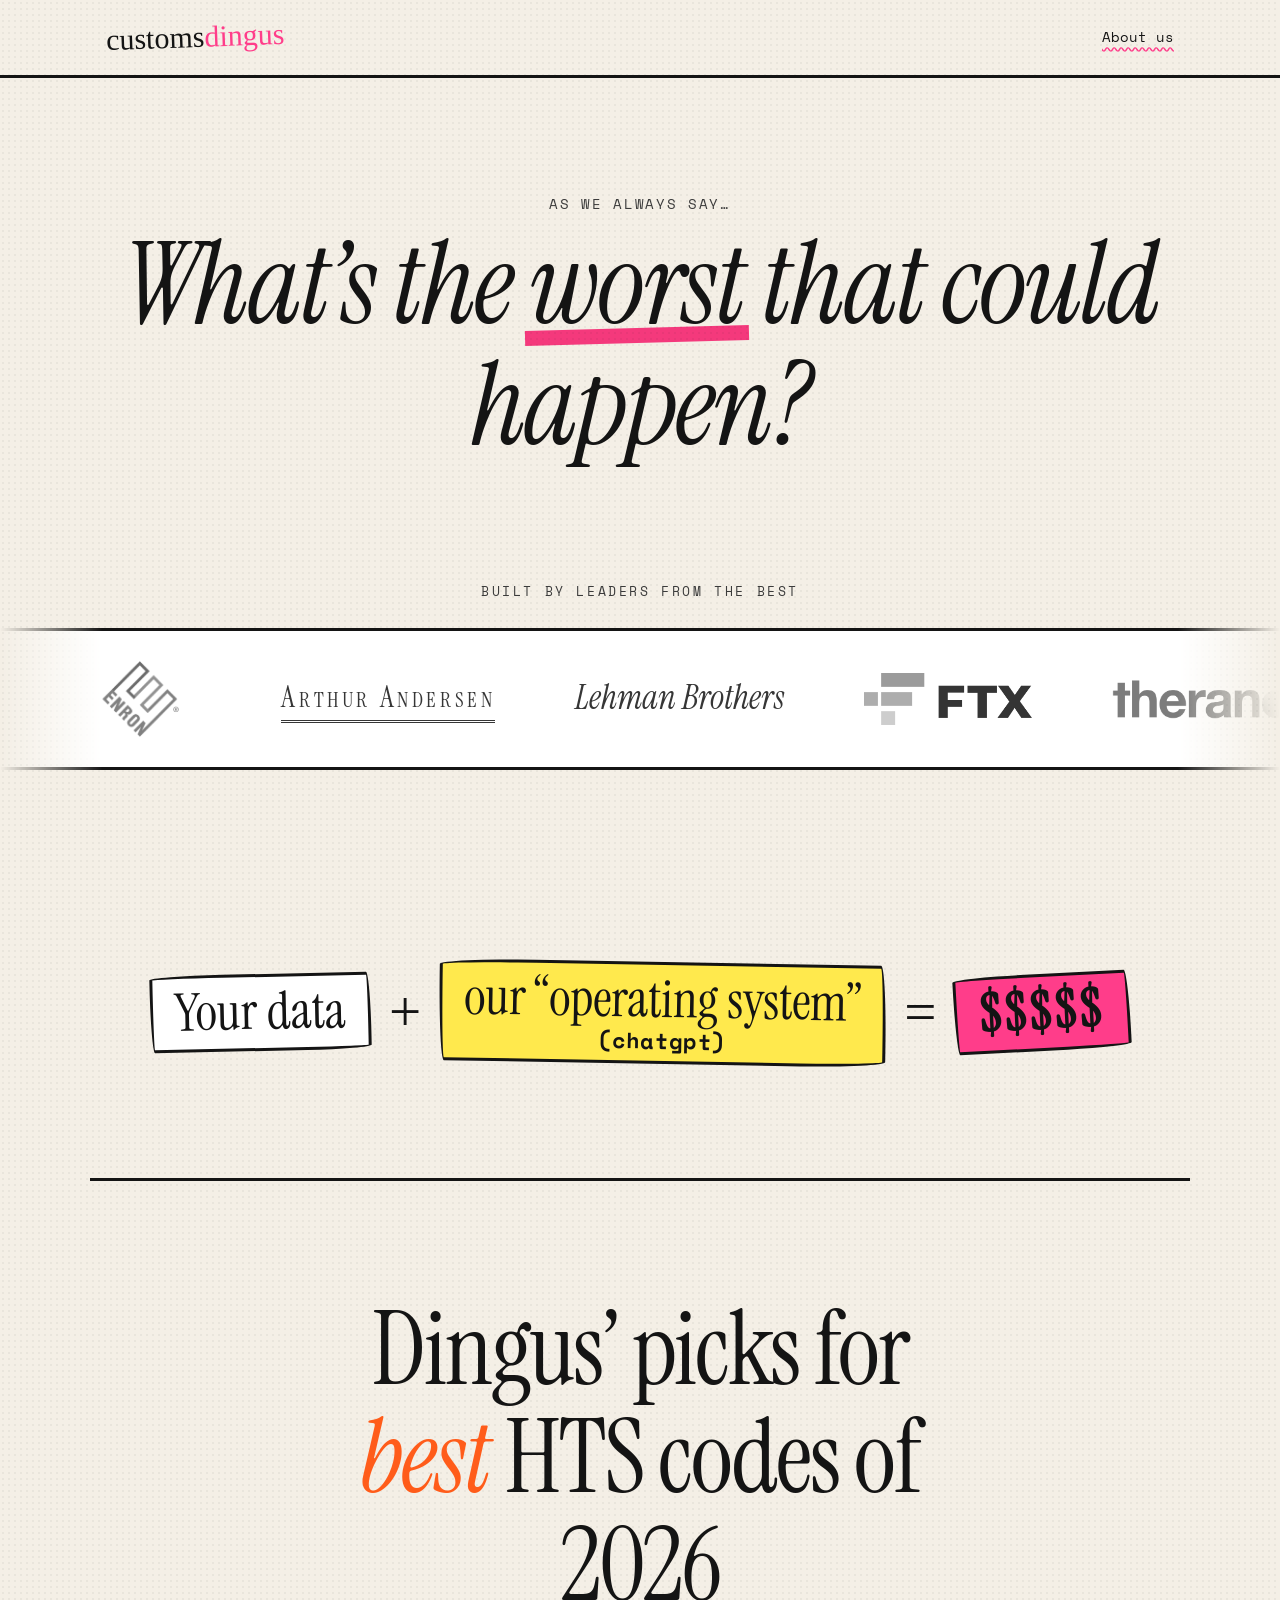
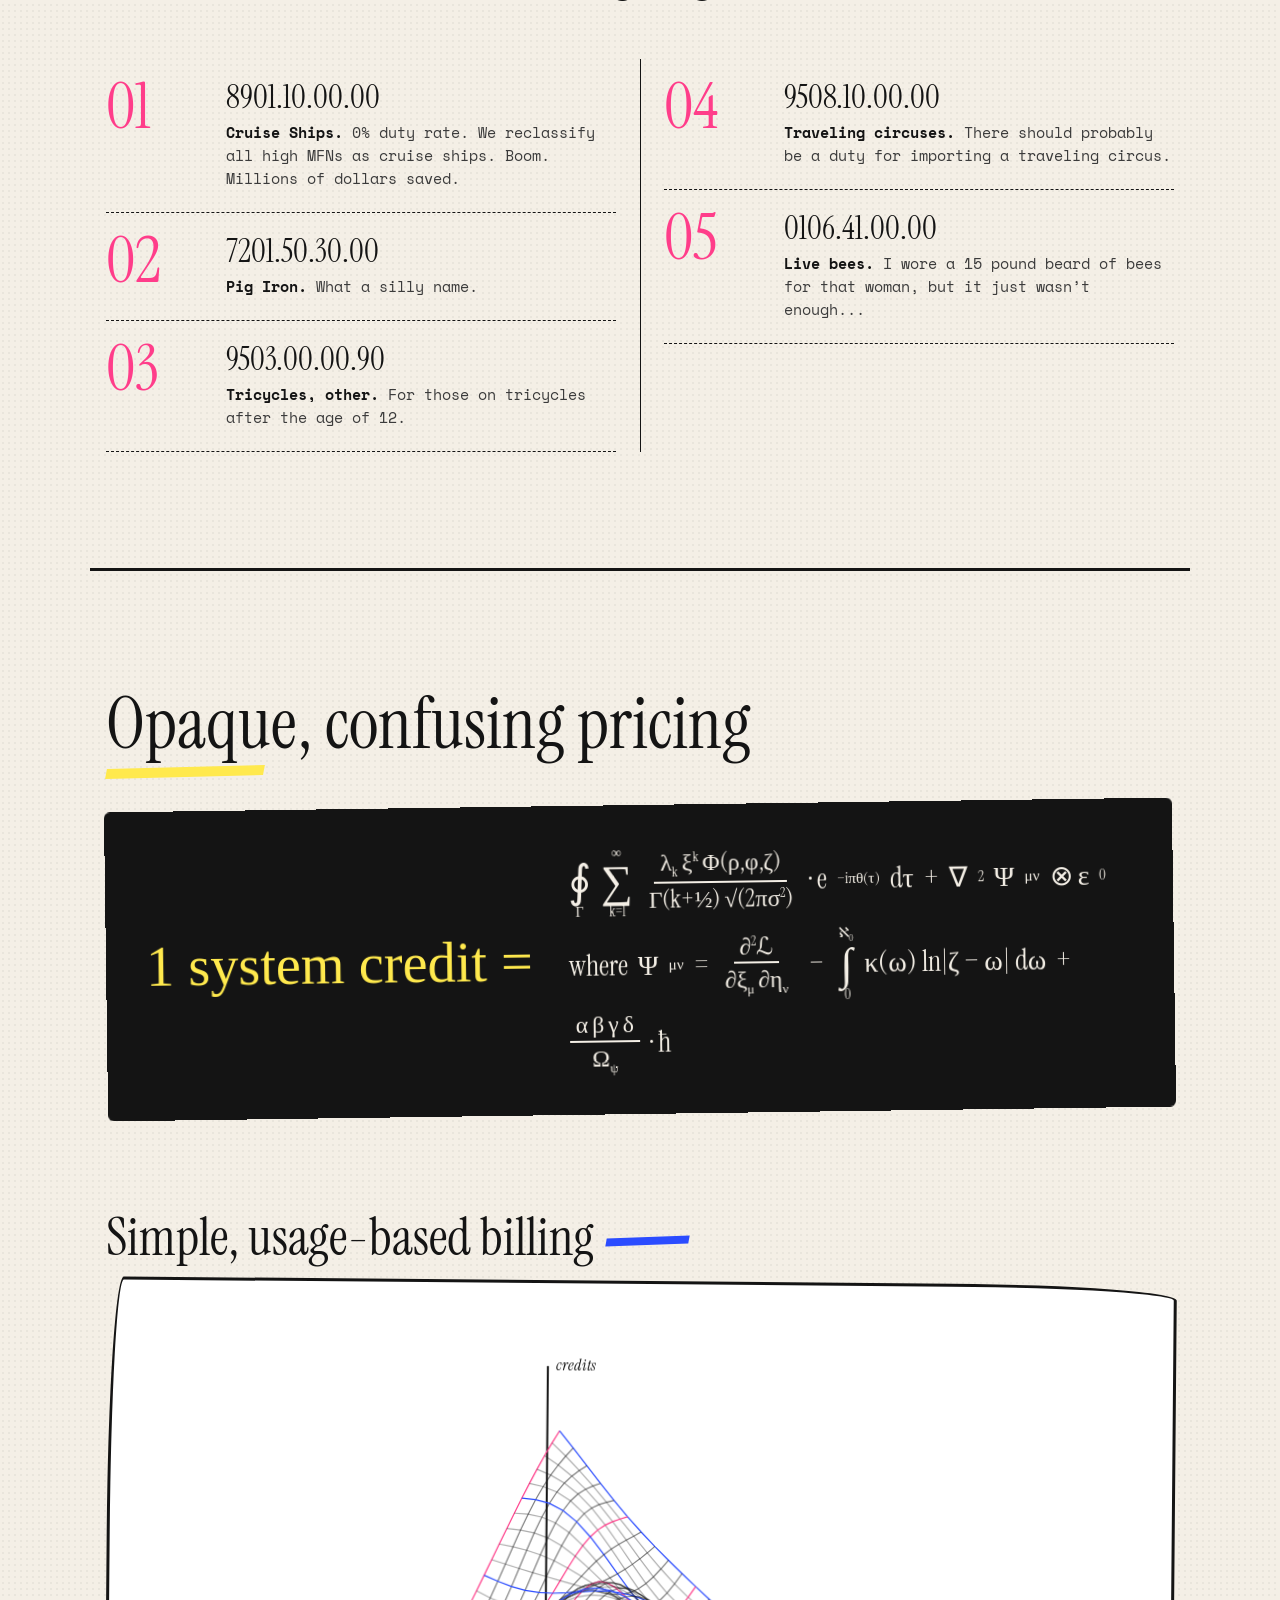
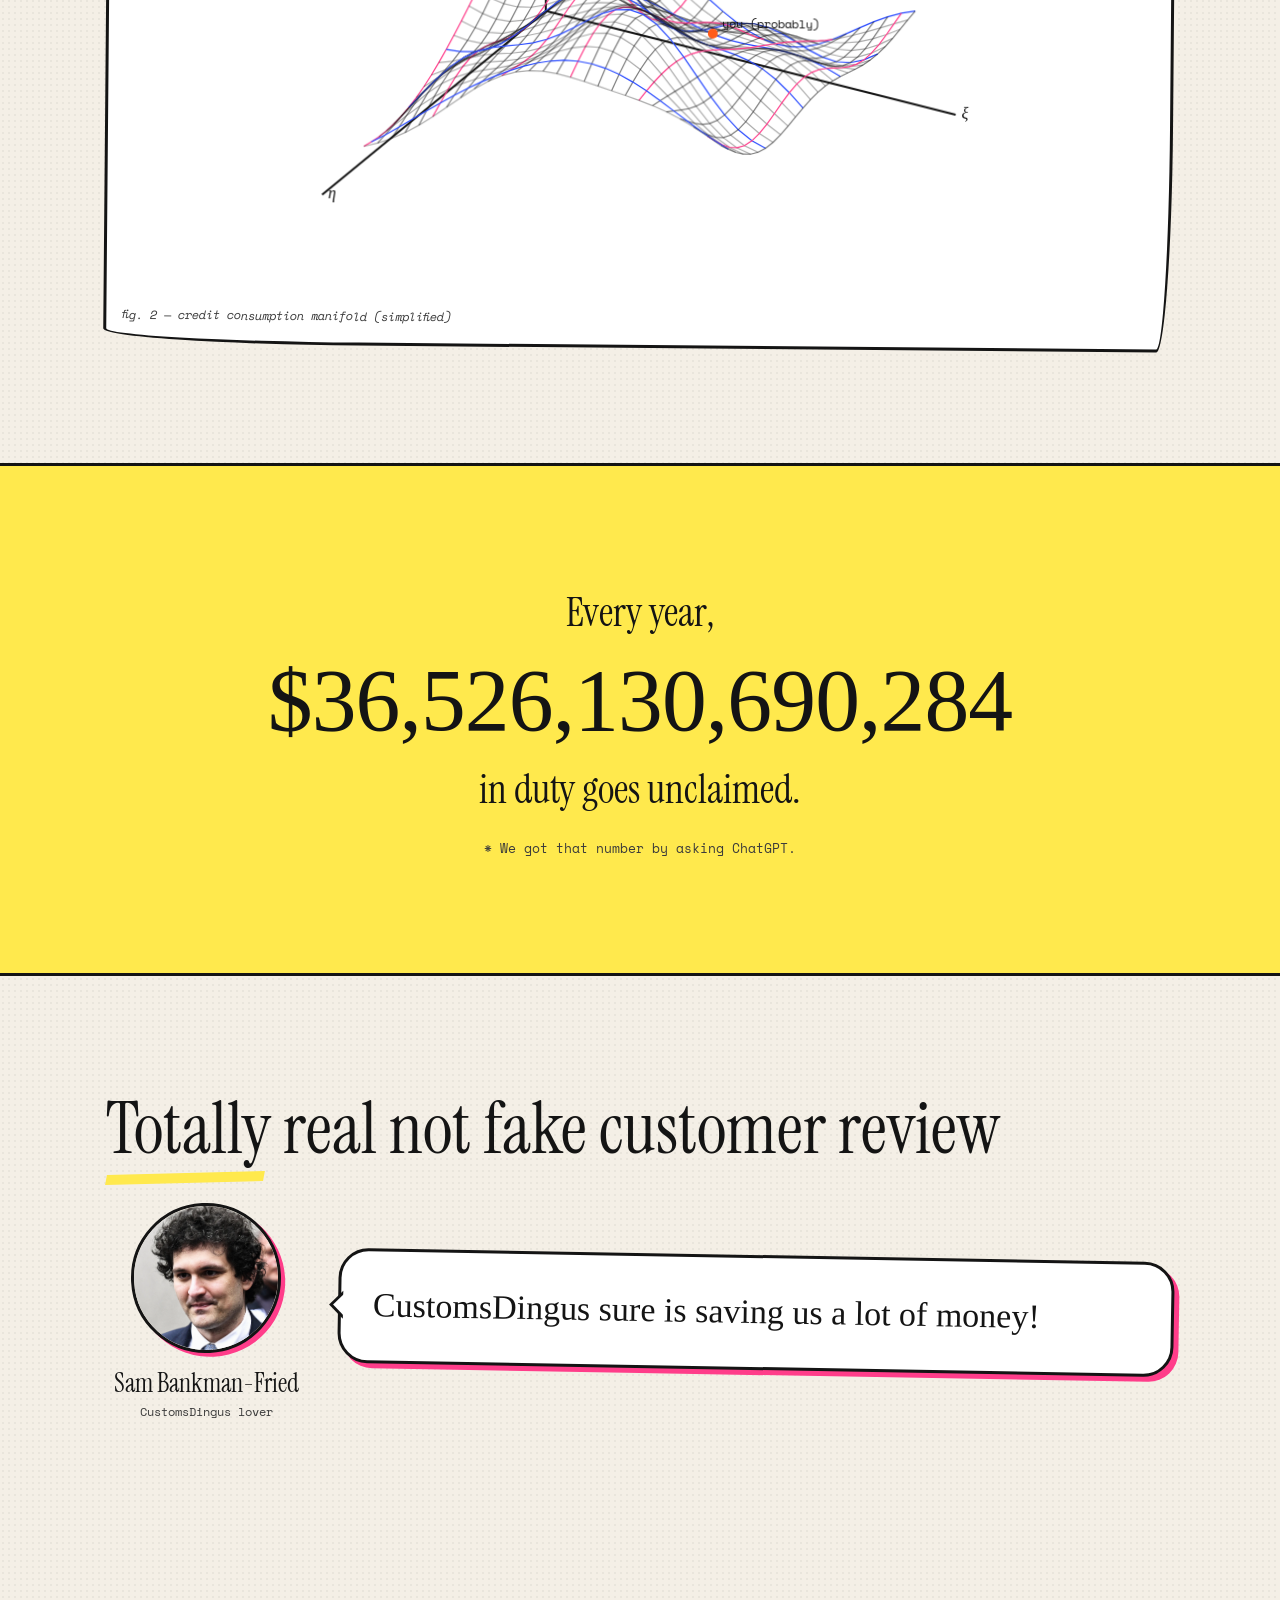
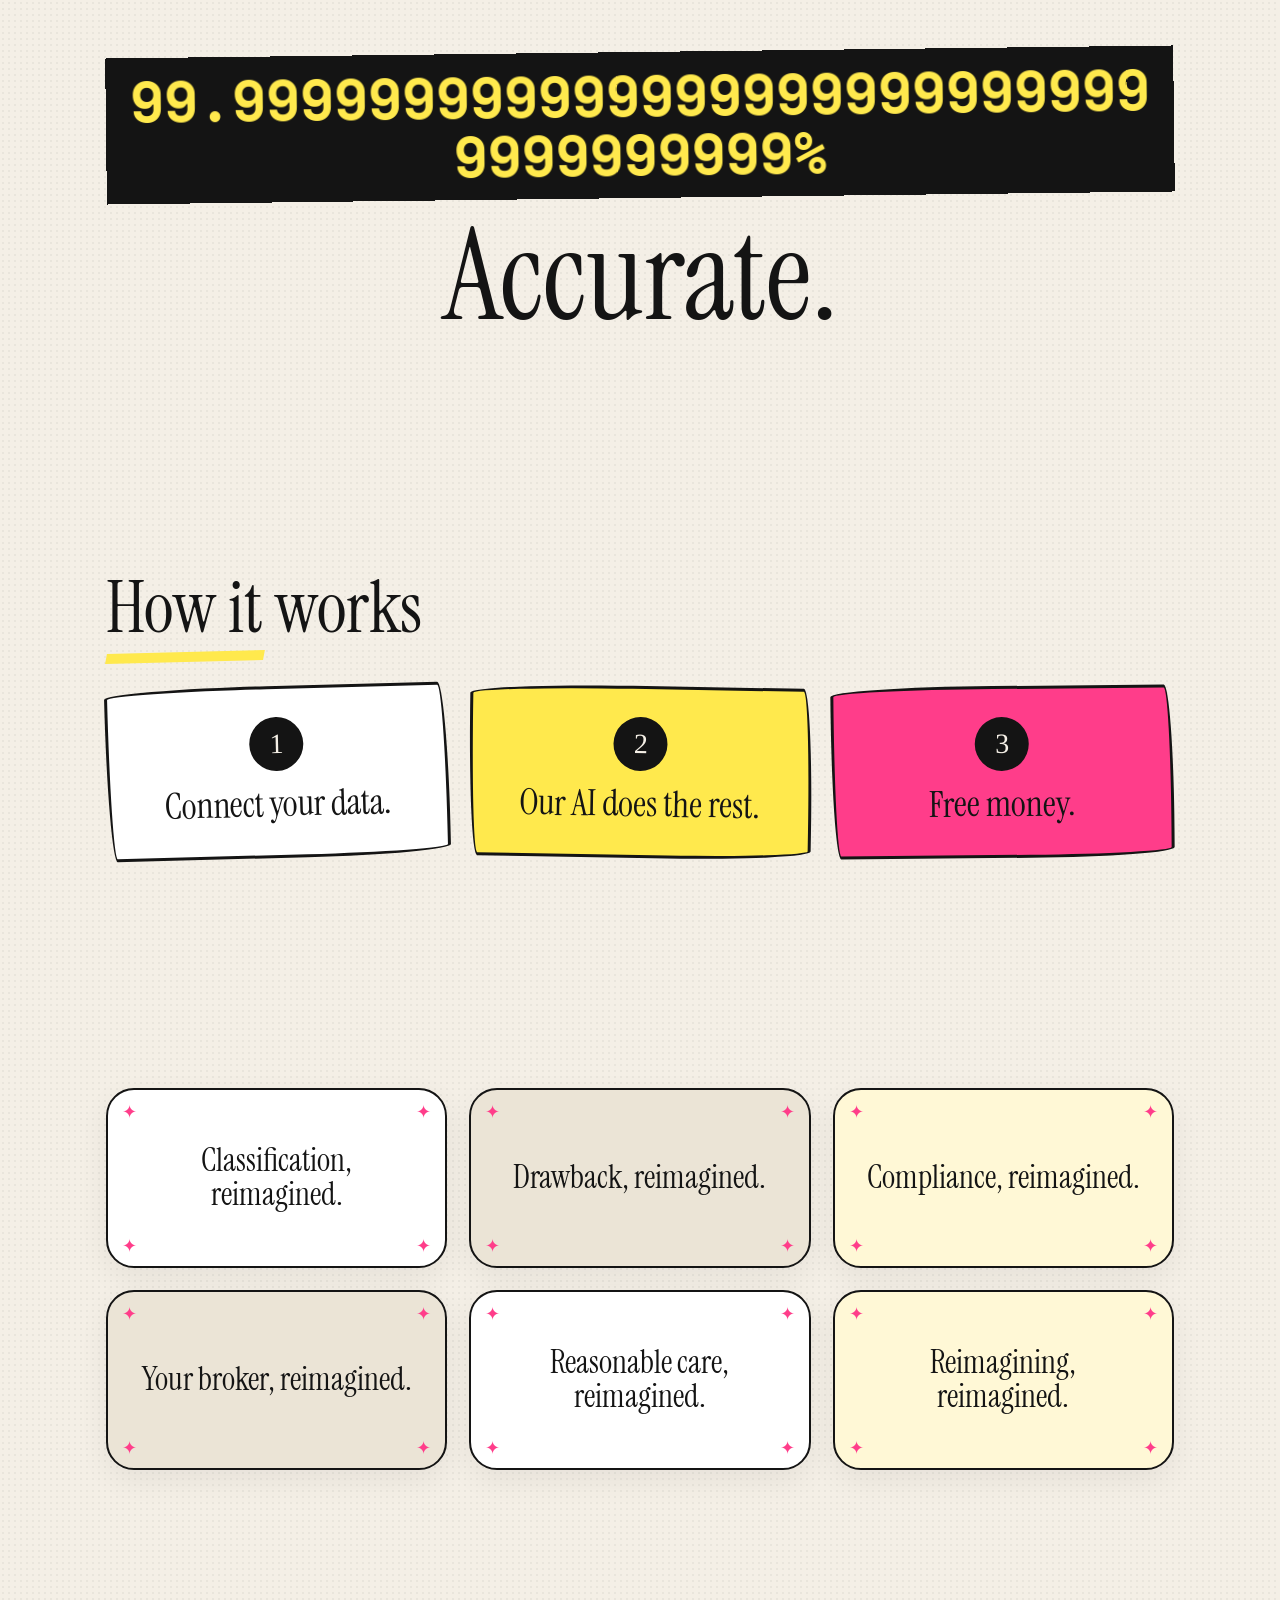
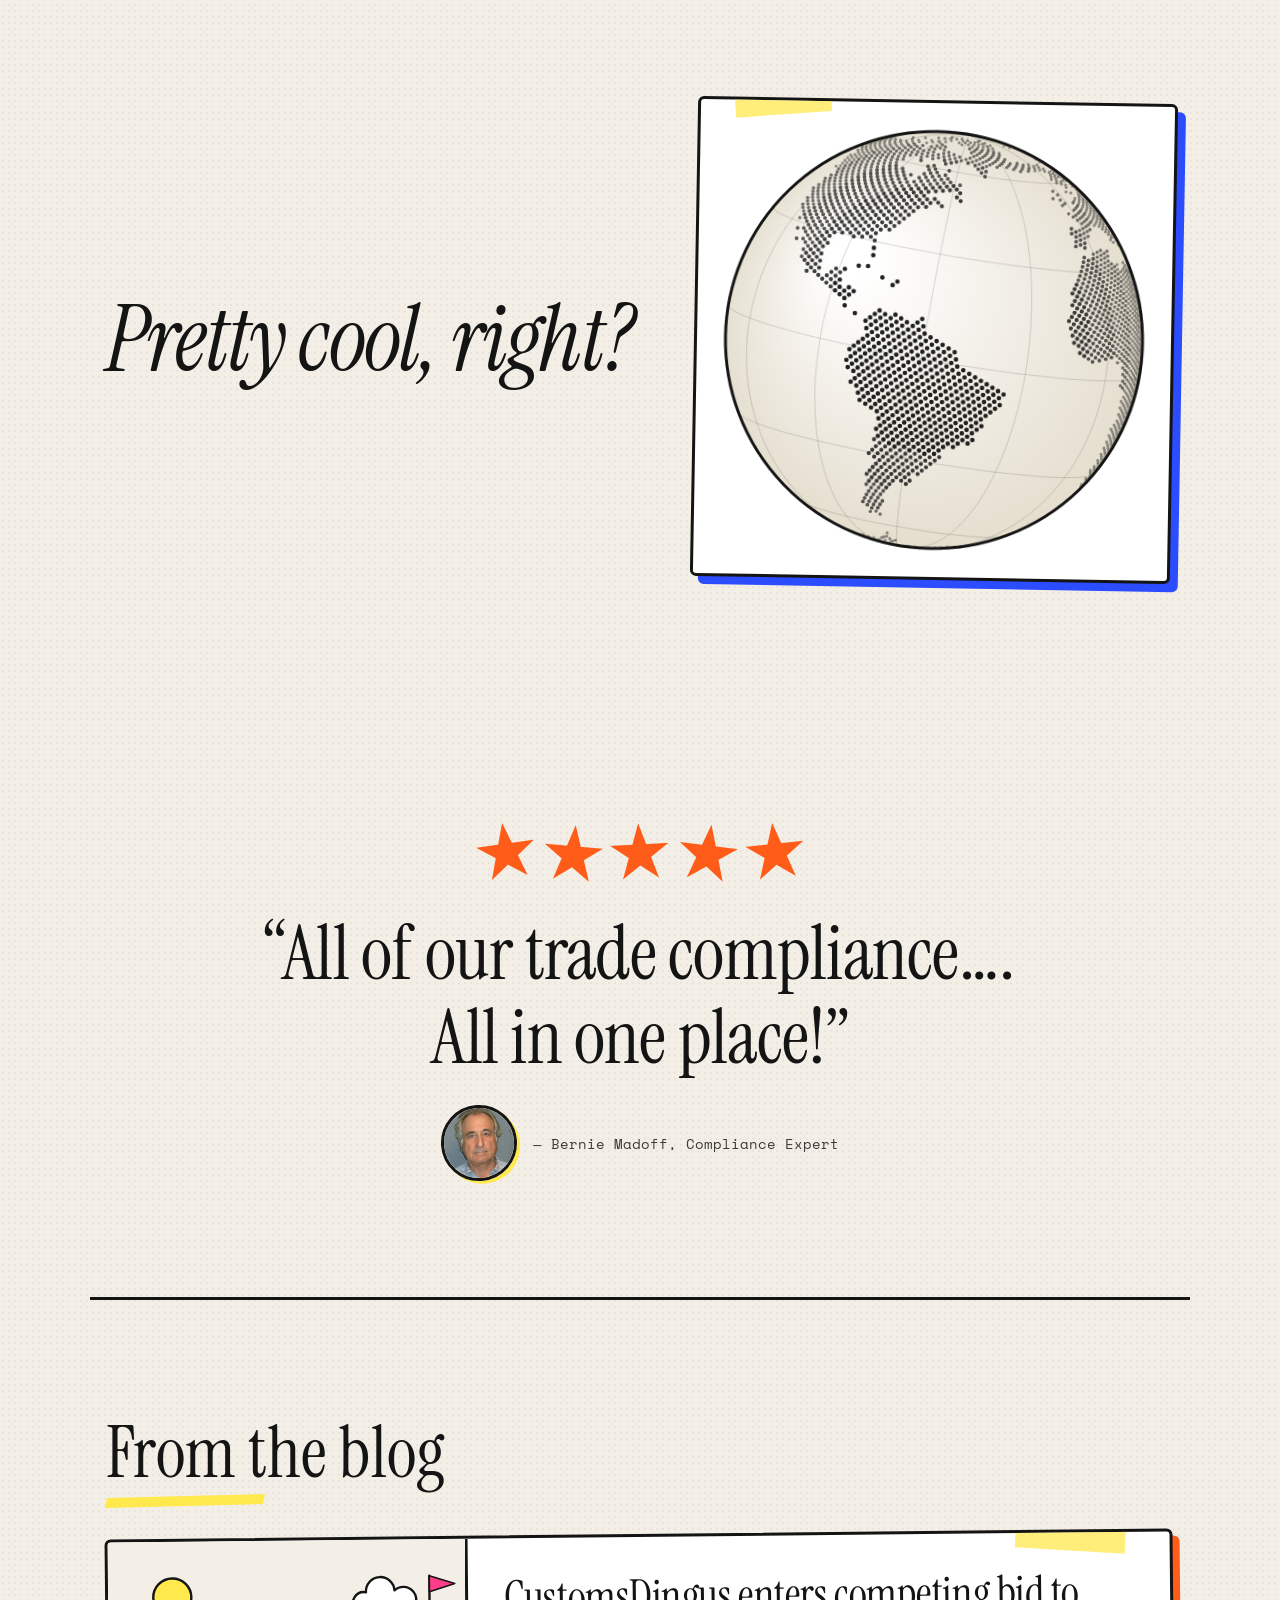
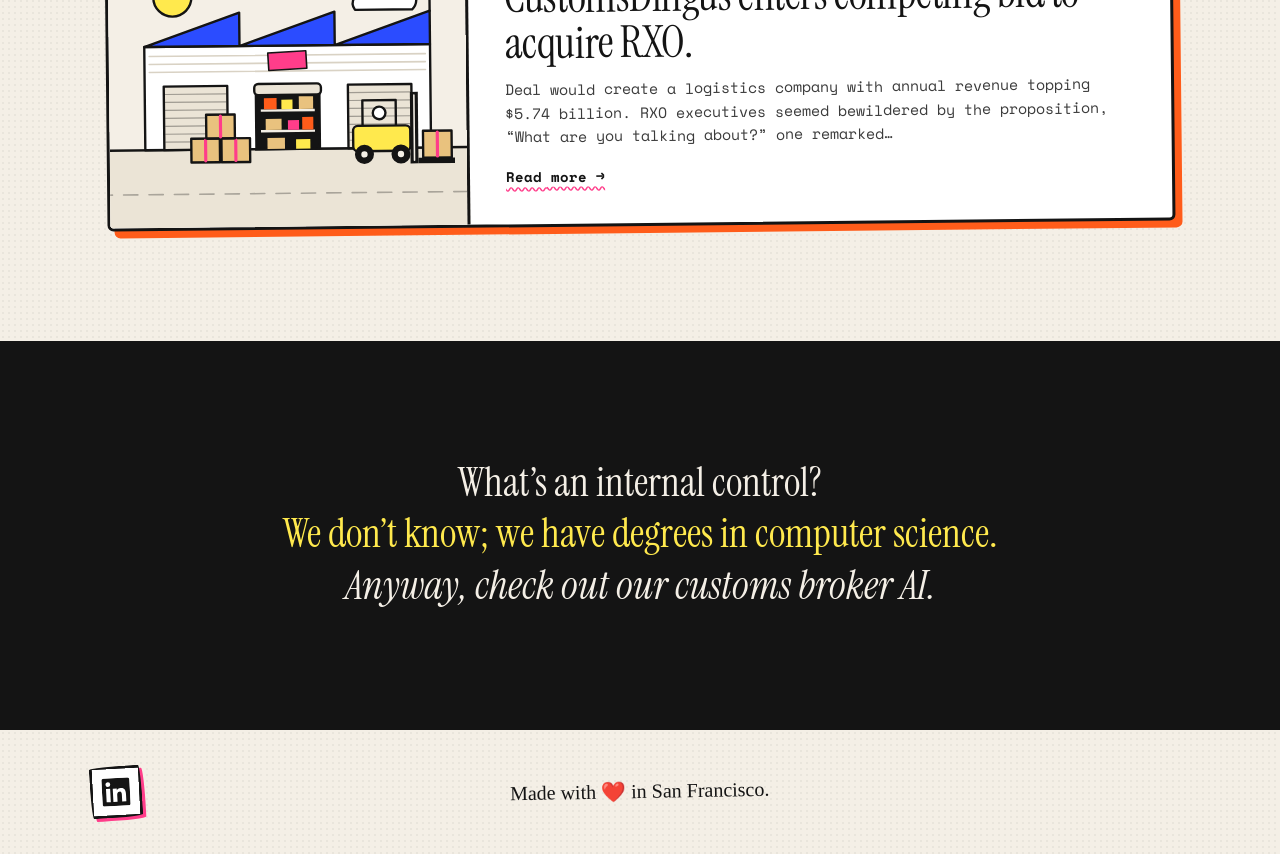
<file: index.html>
<!doctype html>
<html lang="en">
<head>
  <meta charset="utf-8">
  <meta name="viewport" content="width=device-width, initial-scale=1">
  <title>customsdingus</title>
  <meta name="description" content="[META DESCRIPTION]">
  <link rel="preconnect" href="https://fonts.googleapis.com">
  <link rel="preconnect" href="https://fonts.gstatic.com" crossorigin>
  <link href="https://fonts.googleapis.com/css2?family=Instrument+Serif:ital@0;1&family=Permanent+Marker&family=Space+Mono:ital,wght@0,400;0,700;1,400&display=swap" rel="stylesheet">
  <link rel="stylesheet" href="css/style.css">
</head>
<body>

  <!-- masthead -->
  <header class="masthead">
    <div class="masthead-inner">
      <a class="wordmark" href="index.html">customs<span>dingus</span></a>
      <nav class="nav">
        <a href="about.html">About us</a>
      </nav>
    </div>
  </header>

  <main>

    <!-- ===== as we always say ===== -->
    <section class="sec sec--motto">
      <p class="motto-small">As we always say&hellip;</p>
      <h2 class="motto-big">What&rsquo;s the <span class="u">worst</span> that could happen?</h2>
    </section>

    <!-- ===== carousel ===== -->
    <section class="sec sec--logos">
      <p class="logos-title">Built by leaders from the best</p>
      <div class="marquee" aria-label="Company logos">
        <div class="marquee-track">
          <span class="logo logo--img logo--enron"><img src="img/enron.png" alt="Enron"></span>
          <span class="logo logo--aa">Arthur Andersen</span>
          <span class="logo logo--lehman">Lehman Brothers</span>
          <span class="logo logo--img logo--ftx"><img src="img/ftx.webp" alt="FTX"></span>
          <span class="logo logo--img logo--theranos"><img src="img/theranos.webp" alt="Theranos"></span>
          <span class="logo logo--img logo--titanic"><img src="img/titanic.jpg" alt="RMS Titanic, Inc."></span>
          <span class="logo logo--img logo--fyre"><img src="img/fyrefest.png" alt="Fyre Festival"></span>
          <span class="logo logo--img logo--madoff"><img src="img/madoff.avif" alt="Bernard L. Madoff Investment Securities LLC"></span>
          <!-- dup for loop -->
          <span class="logo logo--img logo--enron" aria-hidden="true"><img src="img/enron.png" alt=""></span>
          <span class="logo logo--aa" aria-hidden="true">Arthur Andersen</span>
          <span class="logo logo--lehman" aria-hidden="true">Lehman Brothers</span>
          <span class="logo logo--img logo--ftx" aria-hidden="true"><img src="img/ftx.webp" alt=""></span>
          <span class="logo logo--img logo--theranos" aria-hidden="true"><img src="img/theranos.webp" alt=""></span>
          <span class="logo logo--img logo--titanic" aria-hidden="true"><img src="img/titanic.jpg" alt=""></span>
          <span class="logo logo--img logo--fyre" aria-hidden="true"><img src="img/fyrefest.png" alt=""></span>
          <span class="logo logo--img logo--madoff" aria-hidden="true"><img src="img/madoff.avif" alt=""></span>
        </div>
      </div>
    </section>

    <!-- ===== the equation ===== -->
    <section class="sec sec--wrapper">
      <h2 class="equation">
        <span class="eq-box">Your data</span>
        <span class="eq-op">+</span>
        <span class="eq-box eq-box--os">our &ldquo;operating system&rdquo; <small>(chatgpt)</small></span>
        <span class="eq-op">=</span>
        <span class="eq-box eq-box--money">$$$$$</span>
      </h2>
    </section>

    <!-- ===== dingus' picks ===== -->
    <section class="sec sec--mag">
      <div class="mag-head">
        <h2 class="mag-title">Dingus&rsquo; picks for <em>best</em> HTS codes of 2026</h2>
      </div>
      <ol class="mag-list">
        <li>
          <span class="mag-num">01</span>
          <div>
            <h3>8901.10.00.00</h3>
            <p><b>Cruise Ships.</b> 0% duty rate. We reclassify all high MFNs as cruise ships. Boom. Millions of dollars saved.</p>
          </div>
        </li>
        <li>
          <span class="mag-num">02</span>
          <div>
            <h3>7201.50.30.00</h3>
            <p><b>Pig Iron.</b> What a silly name.</p>
          </div>
        </li>
        <li>
          <span class="mag-num">03</span>
          <div>
            <h3>9503.00.00.90</h3>
            <p><b>Tricycles, other.</b> For those on tricycles after the age of 12.</p>
          </div>
        </li>
        <li>
          <span class="mag-num">04</span>
          <div>
            <h3>9508.10.00.00</h3>
            <p><b>Traveling circuses.</b> There should probably be a duty for importing a traveling circus.</p>
          </div>
        </li>
        <li>
          <span class="mag-num">05</span>
          <div>
            <h3>0106.41.00.00</h3>
            <p><b>Live bees.</b> I wore a 15 pound beard of bees for that woman, but it just wasn&rsquo;t enough...</p>
          </div>
        </li>
      </ol>
    </section>

    <!-- ===== pricing ===== -->
    <section class="sec sec--pricing">
      <h2 class="sec-title">Opaque, confusing pricing</h2>

      <div class="math-card">
        <div class="credit-lhs">1 system credit =</div>
        <div class="math">
          <div class="math-line">
            <span class="lim"><sup>&nbsp;</sup><span class="m-big">∮</span><sub>Γ</sub></span>
            <span class="lim"><sup>∞</sup><span class="m-big">∑</span><sub>k=1</sub></span>
            <span class="frac"><span>λ<sub>k</sub> ξ<sup>k</sup> Φ(ρ,φ,ζ)</span><span>Γ(k+½) √(2πσ<sup>2</sup>)</span></span>
            &middot; e<sup>−iπθ(τ)</sup> dτ
            &nbsp;+&nbsp; ∇<sup>2</sup>Ψ<sub>μν</sub> ⊗ ε<sub>0</sub>
          </div>
          <div class="math-line">
            where&nbsp; Ψ<sub>μν</sub> = <span class="frac"><span>∂<sup>2</sup>ℒ</span><span>∂ξ<sub>μ</sub> ∂η<sub>ν</sub></span></span>
            &nbsp;−&nbsp; <span class="lim"><sup>ℵ<sub>0</sub></sup><span class="m-big">∫</span><sub>0</sub></span> κ(ω) ln|ζ − ω| dω
            &nbsp;+&nbsp; <span class="frac"><span>α β γ δ</span><span>Ω<sub>ψ</sub></span></span> · ħ
          </div>
        </div>
      </div>

      <h3 class="billing-title">Simple, usage-based billing</h3>
      <figure class="graph">
        <canvas id="credit-surface" width="900" height="520" aria-label="Three-dimensional credit consumption manifold"></canvas>
        <figcaption>fig. 2 &mdash; credit consumption manifold (simplified)</figcaption>
      </figure>
    </section>

    <!-- ===== $40 trillion ===== -->
    <section class="sec sec--stat">
      <p class="stat-lead">Every year,</p>
      <p class="stat-num"><span class="stat-value" id="duty-counter" data-target="40000000000000">$0</span></p>
      <p class="stat-lead">in duty goes unclaimed.</p>
      <p class="stat-src">We got that number by asking ChatGPT.</p>
    </section>

    <!-- ===== review ===== -->
    <section class="sec sec--review">
      <h2 class="sec-title">Totally real not fake customer review</h2>
      <div class="review">
        <div class="review-person">
          <div class="avatar"><img src="img/sbf.webp" alt="Sam Bankman-Fried"></div>
          <p class="review-name">Sam Bankman-Fried</p>
          <p class="review-role">CustomsDingus lover</p>
        </div>
        <blockquote class="bubble">
          <p>CustomsDingus sure is saving us a lot of money!</p>
        </blockquote>
      </div>
    </section>

    <!-- ===== accuracy ===== -->
    <section class="sec sec--accuracy">
      <p class="accuracy-num">99.9999999999999999999999999999999999999%</p>
      <p class="accuracy-word">Accurate.</p>
    </section>

    <!-- ===== how it works ===== -->
    <section class="sec sec--how">
      <h2 class="sec-title">How it works</h2>
      <ol class="steps">
        <li class="step">
          <span class="step-num">1</span>
          <h3>Connect your data.</h3>
        </li>
        <li class="step">
          <span class="step-num">2</span>
          <h3>Our AI does the rest.</h3>
        </li>
        <li class="step">
          <span class="step-num">3</span>
          <h3>Free money.</h3>
        </li>
      </ol>
    </section>

    <!-- ===== bento ===== -->
    <section class="sec sec--bento">
      <div class="bento">
        <div class="bento-card">
          <span class="sparkle sparkle--tl">✦</span><span class="sparkle sparkle--tr">✦</span><span class="sparkle sparkle--bl">✦</span><span class="sparkle sparkle--br">✦</span>
          <h3>Classification, reimagined.</h3>
        </div>
        <div class="bento-card">
          <span class="sparkle sparkle--tl">✦</span><span class="sparkle sparkle--tr">✦</span><span class="sparkle sparkle--bl">✦</span><span class="sparkle sparkle--br">✦</span>
          <h3>Drawback, reimagined.</h3>
        </div>
        <div class="bento-card">
          <span class="sparkle sparkle--tl">✦</span><span class="sparkle sparkle--tr">✦</span><span class="sparkle sparkle--bl">✦</span><span class="sparkle sparkle--br">✦</span>
          <h3>Compliance, reimagined.</h3>
        </div>
        <div class="bento-card">
          <span class="sparkle sparkle--tl">✦</span><span class="sparkle sparkle--tr">✦</span><span class="sparkle sparkle--bl">✦</span><span class="sparkle sparkle--br">✦</span>
          <h3>Your broker, reimagined.</h3>
        </div>
        <div class="bento-card">
          <span class="sparkle sparkle--tl">✦</span><span class="sparkle sparkle--tr">✦</span><span class="sparkle sparkle--bl">✦</span><span class="sparkle sparkle--br">✦</span>
          <h3>Reasonable care, reimagined.</h3>
        </div>
        <div class="bento-card">
          <span class="sparkle sparkle--tl">✦</span><span class="sparkle sparkle--tr">✦</span><span class="sparkle sparkle--bl">✦</span><span class="sparkle sparkle--br">✦</span>
          <h3>Reimagining, reimagined.</h3>
        </div>
      </div>
    </section>

    <!-- ===== the globe ===== -->
    <section class="sec sec--globe">
      <div class="globe-grid">
        <h2 class="globe-title">Pretty cool, right?</h2>
        <div class="globe-box">
          <canvas id="globe" aria-label="A dotted 3D globe that turns with your cursor"></canvas>
        </div>
      </div>
    </section>

    <!-- ===== pull quote ===== -->
    <section class="sec sec--quote">
      <blockquote class="pullquote">
        <p class="stars" aria-label="5 out of 5 stars"><span>★</span><span>★</span><span>★</span><span>★</span><span>★</span></p>
        <p>&ldquo;All of our trade compliance&hellip;.<br>All in one place!&rdquo;</p>
        <footer class="pullquote-who">
          <img src="img/madoff-headshot.jpg" alt="Bernie Madoff">
          <cite>&mdash; Bernie Madoff, Compliance Expert</cite>
        </footer>
      </blockquote>
    </section>

    <!-- ===== from the blog ===== -->
    <section class="sec sec--blog">
      <h2 class="sec-title">From the blog</h2>
      <a class="post" href="about.html">
        <div class="post-thumb">
          <img src="img/warehouse.svg" alt="A warehouse with roll-up doors, stacked boxes and a forklift">
        </div>
        <div class="post-body">
          <h3 class="post-title">CustomsDingus enters competing bid to acquire RXO.</h3>
          <p class="post-preview">Deal would create a logistics company with annual revenue topping $5.74 billion. RXO executives seemed bewildered by the proposition, &ldquo;What are you talking about?&rdquo; one remarked&hellip;</p>
          <span class="post-more">Read more &rarr;</span>
        </div>
      </a>
    </section>

    <!-- ===== internal control ===== -->
    <section class="sec sec--control">
      <p class="control-text">
        <span>What&rsquo;s an internal control?</span>
        <span>We don&rsquo;t know; we have degrees in computer science.</span>
        <span>Anyway, check out our customs broker AI.</span>
      </p>
    </section>

  </main>

  <footer class="footer">
    <div class="footer-inner">
    <!-- TODO: replace with the real LinkedIn URL -->
    <a class="linkedin" href="https://www.linkedin.com/" aria-label="LinkedIn" target="_blank" rel="noopener">
      <svg viewBox="0 0 24 24" width="28" height="28" aria-hidden="true"><path fill="currentColor" d="M20.45 20.45h-3.55v-5.57c0-1.33-.03-3.04-1.85-3.04-1.85 0-2.14 1.45-2.14 2.94v5.67H9.36V9h3.41v1.56h.05c.48-.9 1.64-1.85 3.37-1.85 3.6 0 4.27 2.37 4.27 5.46v6.28zM5.34 7.43a2.06 2.06 0 1 1 0-4.12 2.06 2.06 0 0 1 0 4.12zM7.12 20.45H3.56V9h3.56v11.45zM22.22 0H1.77C.79 0 0 .77 0 1.72v20.56C0 23.23.79 24 1.77 24h20.45c.98 0 1.78-.77 1.78-1.72V1.72C24 .77 23.2 0 22.22 0z"/></svg>
    </a>
    <p class="footer-made">Made with ❤️ in San Francisco.</p>
    </div>
  </footer>

  <script src="js/main.js"></script>
</body>
</html>
</file>
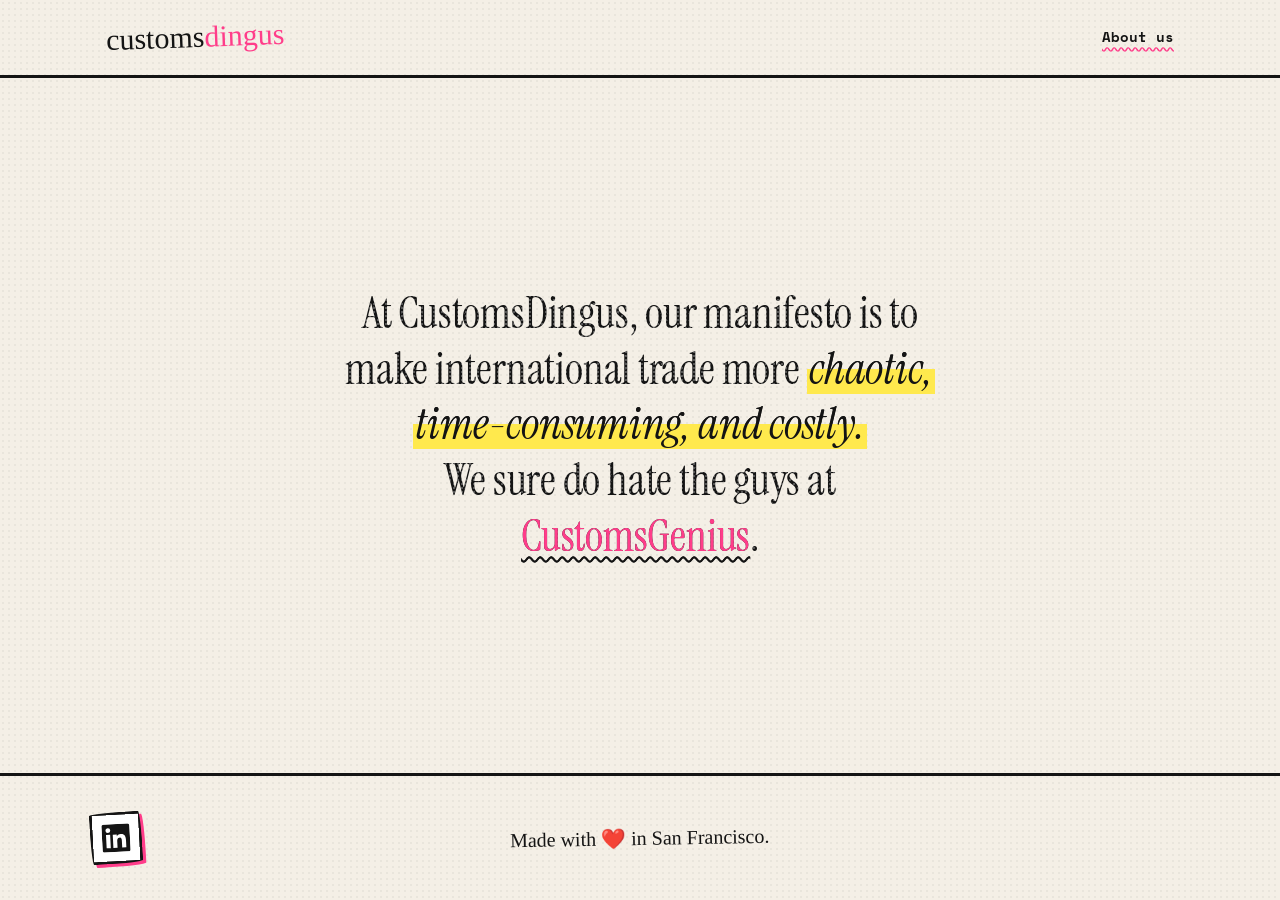
<file: about.html>
<!doctype html>
<html lang="en">
<head>
  <meta charset="utf-8">
  <meta name="viewport" content="width=device-width, initial-scale=1">
  <title>About us — customsdingus</title>
  <meta name="description" content="[META DESCRIPTION]">
  <link rel="preconnect" href="https://fonts.googleapis.com">
  <link rel="preconnect" href="https://fonts.gstatic.com" crossorigin>
  <link href="https://fonts.googleapis.com/css2?family=Instrument+Serif:ital@0;1&family=Permanent+Marker&family=Space+Mono:ital,wght@0,400;0,700;1,400&display=swap" rel="stylesheet">
  <link rel="stylesheet" href="css/style.css">
</head>
<body class="page-about">

  <header class="masthead">
    <div class="masthead-inner">
      <a class="wordmark" href="index.html">customs<span>dingus</span></a>
      <nav class="nav">
        <a href="about.html" aria-current="page">About us</a>
      </nav>
    </div>
  </header>

  <main class="about">
    <p class="about-text">At CustomsDingus, our manifesto is to make international trade more <mark>chaotic, time-consuming, and costly.</mark><br>We sure do hate the guys at <a href="https://customsgenius.com" target="_blank" rel="noopener">CustomsGenius</a>.</p>
  </main>

  <footer class="footer">
    <div class="footer-inner">
    <!-- TODO: replace with the real LinkedIn URL -->
    <a class="linkedin" href="https://www.linkedin.com/" aria-label="LinkedIn" target="_blank" rel="noopener">
      <svg viewBox="0 0 24 24" width="28" height="28" aria-hidden="true"><path fill="currentColor" d="M20.45 20.45h-3.55v-5.57c0-1.33-.03-3.04-1.85-3.04-1.85 0-2.14 1.45-2.14 2.94v5.67H9.36V9h3.41v1.56h.05c.48-.9 1.64-1.85 3.37-1.85 3.6 0 4.27 2.37 4.27 5.46v6.28zM5.34 7.43a2.06 2.06 0 1 1 0-4.12 2.06 2.06 0 0 1 0 4.12zM7.12 20.45H3.56V9h3.56v11.45zM22.22 0H1.77C.79 0 0 .77 0 1.72v20.56C0 23.23.79 24 1.77 24h20.45c.98 0 1.78-.77 1.78-1.72V1.72C24 .77 23.2 0 22.22 0z"/></svg>
    </a>
    <p class="footer-made">Made with ❤️ in San Francisco.</p>
    </div>
  </footer>

</body>
</html>
</file>
<file: css/style.css>
/* customsdingus — slapped together on purpose */

:root {
  --paper: #f4efe6;
  --paper-2: #ebe4d6;
  --ink: #141414;
  --ink-soft: #3b3b3b;
  --pink: #ff3d8a;
  --orange: #ff5c1a;
  --yellow: #ffe94d;
  --blue: #2b4cff;
  --tape: rgba(255, 233, 77, .75);

  --serif: "Instrument Serif", Georgia, "Times New Roman", serif;
  --mono: "Space Mono", "Courier New", monospace;
  --marker: "Permanent Marker", "Comic Sans MS", cursive;

  --wobble: 255px 15px 225px 15px / 15px 225px 15px 255px;
  --wobble-2: 15px 225px 15px 255px / 255px 15px 225px 15px;
}

*, *::before, *::after { box-sizing: border-box; }

html { scroll-behavior: smooth; }

body {
  margin: 0;
  background: var(--paper);
  background-image:
    radial-gradient(rgba(0,0,0,.045) 1px, transparent 1px);
  background-size: 6px 6px;
  color: var(--ink);
  font-family: var(--mono);
  font-size: 16px;
  line-height: 1.55;
  overflow-x: hidden;
}

a { color: inherit; }
h1, h2, h3 { margin: 0; font-weight: 400; line-height: 1.05; }
p { margin: 0; }

.sec {
  max-width: 1100px;
  margin: 0 auto;
  padding: clamp(56px, 9vw, 120px) 16px;
}

.sec-title {
  font-family: var(--serif);
  font-size: clamp(38px, 6vw, 72px);
  margin-bottom: 12px;
}
.sec-title::after {
  content: "";
  display: block;
  width: 2.2em;
  height: 10px;
  margin-top: 6px;
  background: var(--yellow);
  transform: rotate(-1.5deg) skewX(-12deg);
}

/* ---------- masthead ---------- */
.masthead {
  position: sticky;
  top: 0;
  z-index: 50;
  background: var(--paper);
  background-image: radial-gradient(rgba(0,0,0,.045) 1px, transparent 1px);
  background-size: 6px 6px;
  border-bottom: 3px solid var(--ink);
}
.masthead-inner {
  display: flex;
  align-items: center;
  justify-content: space-between;
  gap: 16px;
  flex-wrap: wrap;
  padding: 14px 16px;
  max-width: 1100px;
  margin: 0 auto;
}
.wordmark {
  font-family: var(--marker);
  font-size: 30px;
  text-decoration: none;
  transform: rotate(-2deg);
  display: inline-block;
}
.wordmark span { color: var(--pink); }
.nav { display: flex; gap: 18px; align-items: center; font-size: 14px; }
.nav a { text-decoration: underline wavy var(--pink); text-underline-offset: 4px; }
.nav a[aria-current="page"] { font-weight: 700; }

/* ---------- internal control (top band) ---------- */
.sec--control {
  text-align: center;
  background: var(--ink);
  color: var(--paper);
  max-width: none;
}
.control-text {
  font-family: var(--serif);
  font-size: clamp(22px, 3.1vw, 40px);
  line-height: 1.3;
  max-width: none;
  margin: 0 auto;
  padding: 0 16px;
}
.control-text span { display: block; }
.control-text span:nth-child(2) { color: var(--yellow); }
.control-text span:nth-child(3) { font-style: italic; }

/* ---------- the equation ---------- */
.equation {
  display: flex;
  flex-wrap: wrap;
  align-items: center;
  justify-content: center;
  gap: 14px 18px;
  font-family: var(--serif);
  font-size: clamp(26px, 4.2vw, 52px);
}
.eq-box {
  padding: 8px 22px;
  border: 3px solid var(--ink);
  border-radius: var(--wobble);
  background: #fff;
  transform: rotate(-1.2deg);
}
.eq-box small { display: block; text-align: center; font-family: var(--mono); font-weight: 700; font-size: .42em; letter-spacing: .06em; color: var(--ink); margin-top: 2px; }
.eq-box--os { background: var(--yellow); transform: rotate(1deg); }
.eq-box--money { background: var(--pink); font-family: var(--serif); font-weight: 700; letter-spacing: .06em; transform: rotate(-3deg); }
.eq-op { font-family: var(--marker); font-size: 1.1em; }

/* ---------- motto ---------- */
.sec--motto { text-align: center; }
.motto-small { font-size: 14px; letter-spacing: .12em; text-transform: uppercase; color: var(--ink-soft); margin-bottom: 10px; }
.motto-big {
  font-family: var(--serif);
  font-style: italic;
  font-size: clamp(44px, 9vw, 120px);
  letter-spacing: -.02em;
}
.motto-big .u { position: relative; display: inline-block; }
.motto-big .u::after {
  content: "";
  position: absolute;
  left: -.04em; right: -.04em; bottom: .02em;
  height: .13em;
  background: var(--pink);
  transform: rotate(-1.5deg);
  mix-blend-mode: multiply;
  z-index: -1;
}

/* ---------- magazine ---------- */
.sec--mag {
  border-top: 3px solid var(--ink);
  border-bottom: 3px solid var(--ink);
}
.mag-head { text-align: center; margin-bottom: 40px; }
.mag-title {
  font-family: var(--serif);
  font-size: clamp(40px, 8vw, 104px);
  letter-spacing: -.02em;
  max-width: 14ch;
  margin: 0 auto;
}
.mag-title em { color: var(--orange); }

.mag-list {
  list-style: none;
  padding: 0;
  margin: 0;
  columns: 2;
  column-gap: 48px;
  column-rule: 1px solid var(--ink);
}
.mag-list li {
  break-inside: avoid;
  display: flex;
  gap: 18px;
  padding: 22px 0;
  border-bottom: 1px dashed var(--ink);
}
.mag-num {
  font-family: var(--serif);
  font-size: 64px;
  line-height: .8;
  color: var(--pink);
  min-width: 1.6em;
}
.mag-list h3 { font-family: var(--serif); font-size: 32px; margin-bottom: 6px; }
.mag-list p { font-size: 15px; color: var(--ink-soft); }
.mag-list p b { color: var(--ink); }

/* ---------- pricing ---------- */
.math-card {
  display: grid;
  grid-template-columns: auto 1fr;
  align-items: center;
  gap: 18px 36px;
  background: var(--ink);
  color: var(--paper);
  padding: clamp(22px, 4vw, 40px);
  border-radius: 6px;
  transform: rotate(-.8deg);
  margin: 28px 0 96px;
}
.credit-lhs {
  font-family: var(--marker);
  font-size: clamp(30px, 4.4vw, 62px);
  line-height: 1;
  color: var(--yellow);
  white-space: nowrap;
}
.math {
  font-family: var(--serif);
  font-size: clamp(20px, 2.4vw, 28px);
  line-height: 1.9;
  min-width: 0;
}
.math-line { display: flex; align-items: center; gap: 6px 10px; flex-wrap: wrap; }
.math-line + .math-line { margin-top: 10px; }
.m-big { font-size: 1.6em; line-height: 1; }
.math sub, .math sup { font-size: .55em; }
.frac { display: inline-flex; flex-direction: column; align-items: center; vertical-align: middle; line-height: 1.15; font-size: .85em; }
.frac > span:first-child { border-bottom: 2px solid var(--paper); padding: 0 6px 2px; }
.frac > span:last-child { padding: 2px 6px 0; }
.lim { display: inline-flex; flex-direction: column; align-items: center; line-height: 1; vertical-align: middle; }
.lim > sup, .lim > sub { vertical-align: baseline; position: static; font-size: .5em; line-height: 1; }
.lim > sup sub { font-size: .7em; }

.billing-title {
  font-family: var(--serif);
  font-size: clamp(30px, 4.4vw, 52px);
  margin-bottom: 16px;
}
.billing-title::after {
  content: "";
  display: inline-block;
  width: 1.6em; height: 8px;
  margin-left: 12px;
  background: var(--blue);
  transform: rotate(-2deg) skewX(-12deg);
  vertical-align: middle;
}
.graph {
  margin: 0;
  background: #fff;
  border: 3px solid var(--ink);
  border-radius: var(--wobble-2);
  padding: 16px;
  transform: rotate(.5deg);
}
.graph canvas { width: 100%; height: auto; display: block; }
figcaption { font-size: 12px; color: var(--ink-soft); margin-top: 10px; font-style: italic; }

/* ---------- stat ---------- */
.sec--stat {
  text-align: center;
  background: var(--yellow);
  max-width: none;
  border-top: 3px solid var(--ink);
  border-bottom: 3px solid var(--ink);
}
.stat-lead { font-family: var(--serif); font-size: clamp(24px, 3.5vw, 40px); }
.stat-num {
  font-family: var(--marker);
  font-size: clamp(30px, 7vw, 100px);
  line-height: 1.1;
  letter-spacing: -.01em;
  margin: 8px 0;
  overflow-wrap: anywhere;
}
.stat-value { font-variant-numeric: tabular-nums; }
.stat-src { margin-top: 18px; font-size: 13px; color: var(--ink-soft); }
.stat-src::before { content: "* "; }

/* ---------- logos ---------- */
.sec--logos { max-width: none; padding: 0 0 clamp(40px, 6vw, 80px); }
.logos-title { text-align: center; font-size: 13px; letter-spacing: .2em; text-transform: uppercase; color: var(--ink-soft); margin-bottom: 26px; }
.marquee {
  overflow: hidden;
  border-top: 3px solid var(--ink);
  border-bottom: 3px solid var(--ink);
  background: #fff;
  padding: 26px 0;
  -webkit-mask-image: linear-gradient(90deg, transparent, #000 8%, #000 92%, transparent);
          mask-image: linear-gradient(90deg, transparent, #000 8%, #000 92%, transparent);
}
.marquee-track {
  display: flex;
  align-items: center;
  gap: 80px;
  width: max-content;
  padding-left: 80px;
  animation: marquee 36s linear infinite;
}
.marquee:hover .marquee-track { animation-play-state: paused; }
@keyframes marquee { to { transform: translateX(-50%); } }

.logo { white-space: nowrap; opacity: .85; filter: grayscale(1); display: inline-flex; align-items: center; }
.logo--img img { display: block; height: 52px; width: auto; }
.logo--enron img { height: 76px; }
.logo--theranos img { height: 40px; }
.logo--titanic img { height: 66px; mix-blend-mode: multiply; }
.logo--fyre img { height: 84px; }
/* the madoff file is a white wordmark centred on a black square: invert it and crop to the band */
.logo--madoff { width: 280px; height: 64px; overflow: hidden; }
.logo--madoff img { width: 100%; height: 100%; object-fit: cover; object-position: 50% 50.7%; filter: invert(1); }
.logo--aa { font-family: var(--serif); font-size: 30px; font-variant: small-caps; letter-spacing: .12em; border-bottom: 3px double var(--ink); }
.logo--lehman { font-family: var(--serif); font-size: 34px; font-style: italic; }

/* ---------- review ---------- */
.review {
  display: grid;
  grid-template-columns: 200px 1fr;
  gap: 32px;
  align-items: center;
  margin-top: 20px;
}
.review-person { text-align: center; }
.avatar {
  width: 150px; height: 150px;
  margin: 0 auto 10px;
  border-radius: 50%;
  border: 3px solid var(--ink);
  overflow: hidden;
  background: var(--paper-2);
  transform: rotate(-3deg);
  box-shadow: 4px 4px 0 var(--pink);
}
.avatar img { width: 100%; height: 100%; object-fit: cover; object-position: 50% 28%; display: block; }
.review-name { font-family: var(--serif); font-size: 26px; }
.review-role { font-size: 12px; color: var(--ink-soft); }
.bubble {
  margin: 0;
  position: relative;
  background: #fff;
  border: 3px solid var(--ink);
  border-radius: 30px;
  padding: 28px 32px;
  font-family: var(--marker);
  font-size: clamp(22px, 3vw, 34px);
  transform: rotate(1deg);
  box-shadow: 5px 5px 0 var(--pink);
}
.bubble::before {
  content: "";
  position: absolute;
  left: -26px; top: 50%;
  width: 0; height: 0;
  border: 14px solid transparent;
  border-right-color: var(--ink);
  transform: translateY(-50%);
}
.bubble::after {
  content: "";
  position: absolute;
  left: -20px; top: 50%;
  width: 0; height: 0;
  border: 12px solid transparent;
  border-right-color: #fff;
  transform: translateY(-50%);
}

/* ---------- accuracy ---------- */
.sec--accuracy { text-align: center; }
.accuracy-num {
  font-family: var(--mono);
  font-weight: 700;
  font-size: clamp(22px, 4.5vw, 56px);
  line-height: 1.05;
  overflow-wrap: anywhere;
  word-break: break-all;
  background: var(--ink);
  color: var(--yellow);
  padding: 14px 18px;
  transform: rotate(-.7deg);
  display: block;
}
.accuracy-word { font-family: var(--serif); font-size: clamp(48px, 10vw, 140px); line-height: 1; margin-top: 14px; }

/* ---------- how ---------- */
.steps {
  list-style: none;
  padding: 0;
  margin: 24px 0 0;
  display: grid;
  grid-template-columns: repeat(3, 1fr);
  gap: 20px;
}
.step {
  background: #fff;
  border: 3px solid var(--ink);
  border-radius: var(--wobble);
  padding: 28px 22px 32px;
  text-align: center;
}
.step:nth-child(1) { transform: rotate(-1.5deg); }
.step:nth-child(2) { transform: rotate(1deg); background: var(--yellow); }
.step:nth-child(3) { transform: rotate(-.5deg); background: var(--pink); }
.step-num {
  display: inline-grid; place-items: center;
  width: 54px; height: 54px;
  border-radius: 50%;
  background: var(--ink); color: var(--paper);
  font-family: var(--marker);
  font-size: 28px;
  margin-bottom: 14px;
}
.step h3 { font-family: var(--serif); font-size: clamp(26px, 3vw, 36px); }

/* ---------- bento ---------- */
.bento {
  display: grid;
  grid-template-columns: repeat(auto-fit, minmax(280px, 1fr));
  gap: 22px;
}
.bento-card {
  position: relative;
  display: grid;
  place-items: center;
  text-align: center;
  background: #fff;
  border: 2px solid var(--ink);
  border-radius: 28px;
  padding: 44px 30px;
  min-height: 180px;
  box-shadow: 0 10px 30px rgba(0,0,0,.06);
  transition: transform .15s;
}
.bento-card:hover { transform: translateY(-3px) rotate(-.5deg); }
.bento-card:nth-child(2n) { background: var(--paper-2); }
.bento-card:nth-child(3n) { background: #fff8d6; }
.bento-card h3 { font-family: var(--serif); font-size: 32px; }
.sparkle {
  position: absolute;
  font-size: 18px;
  color: var(--pink);
  line-height: 1;
  animation: twinkle 2.4s ease-in-out infinite;
}
.sparkle--tl { top: 12px; left: 14px; }
.sparkle--tr { top: 12px; right: 14px; animation-delay: .6s; }
.sparkle--bl { bottom: 12px; left: 14px; animation-delay: 1.2s; }
.sparkle--br { bottom: 12px; right: 14px; animation-delay: 1.8s; }
@keyframes twinkle {
  0%, 100% { transform: scale(1) rotate(0deg); opacity: .8; }
  50% { transform: scale(1.4) rotate(20deg); opacity: 1; }
}

/* ---------- the globe ---------- */
.globe-grid {
  display: grid;
  grid-template-columns: 1fr minmax(280px, 480px);
  align-items: center;
  gap: 40px;
}
.globe-title {
  font-family: var(--serif);
  font-style: italic;
  font-size: clamp(44px, 7vw, 96px);
  letter-spacing: -.02em;
}
.globe-box {
  aspect-ratio: 1 / 1;
  width: 100%;
  background: #fff;
  border: 3px solid var(--ink);
  border-radius: 6px;
  box-shadow: 8px 8px 0 var(--blue);
  padding: 0;
  position: relative;
  overflow: hidden;
  transform: rotate(1deg);
}
.globe-box::before {
  content: "";
  position: absolute;
  top: -14px; left: 34px;
  width: 96px; height: 28px;
  background: var(--tape);
  transform: rotate(-5deg);
}
.globe-box canvas { width: 100%; height: 100%; display: block; cursor: move; touch-action: pan-y; }

/* ---------- pullquote ---------- */
.sec--quote { text-align: center; }
.pullquote { margin: 0 auto; max-width: 900px; }
.pullquote p {
  font-family: var(--serif);
  font-size: clamp(34px, 6vw, 76px);
  line-height: 1.1;
  letter-spacing: -.01em;
}
.stars {
  font-size: clamp(30px, 4vw, 44px);
  line-height: 1;
  letter-spacing: .08em;
  color: var(--orange);
  margin-bottom: 18px;
}
.stars span { display: inline-block; }
.stars span:nth-child(1) { transform: rotate(-8deg); }
.stars span:nth-child(2) { transform: rotate(5deg) translateY(2px); }
.stars span:nth-child(3) { transform: rotate(-3deg); }
.stars span:nth-child(4) { transform: rotate(7deg) translateY(1px); }
.stars span:nth-child(5) { transform: rotate(-6deg); }
.pullquote-who {
  display: flex;
  align-items: center;
  justify-content: center;
  gap: 16px;
  margin-top: 26px;
}
.pullquote-who img {
  width: 76px; height: 76px;
  border-radius: 50%;
  object-fit: cover;
  object-position: 50% 30%;
  border: 3px solid var(--ink);
  transform: rotate(-4deg);
  box-shadow: 3px 3px 0 var(--yellow);
}
.pullquote cite { font-style: normal; font-size: 14px; color: var(--ink-soft); }

/* ---------- from the blog ---------- */
.sec--blog { border-top: 3px solid var(--ink); }
.post {
  position: relative;
  display: grid;
  grid-template-columns: minmax(220px, 360px) 1fr;
  margin-top: 28px;
  background: #fff;
  border: 3px solid var(--ink);
  border-radius: 6px;
  overflow: hidden;
  text-decoration: none;
  color: inherit;
  transform: rotate(-.6deg);
  box-shadow: 7px 7px 0 var(--orange);
  transition: transform .15s, box-shadow .15s;
}
.post:hover { transform: rotate(.4deg) translate(-2px, -2px); box-shadow: 10px 10px 0 var(--orange); }
.post::before {
  content: "";
  position: absolute;
  top: -12px; right: 44px;
  width: 110px; height: 30px;
  background: var(--tape);
  transform: rotate(4deg);
  z-index: 1;
}
.post-thumb { position: relative; min-height: 220px; border-right: 3px solid var(--ink); background: var(--paper); }
.post-thumb img { position: absolute; inset: 0; width: 100%; height: 100%; object-fit: cover; display: block; }
.post-body { display: flex; flex-direction: column; gap: 12px; padding: clamp(22px, 3vw, 36px); }
.post-title { font-family: var(--serif); font-size: clamp(28px, 3.6vw, 44px); letter-spacing: -.01em; }
.post-preview { font-size: 15px; color: var(--ink-soft); }
.post-more {
  margin-top: auto;
  align-self: flex-start;
  padding-top: 6px;
  font-weight: 700;
  font-size: 14px;
  text-decoration: underline wavy var(--pink);
  text-underline-offset: 4px;
}
.post:hover .post-title { color: var(--pink); }

/* ---------- about page ---------- */
.page-about { min-height: 100vh; display: flex; flex-direction: column; }
.page-about .masthead, .page-about .footer { width: 100%; flex: none; }
.about {
  flex: 1;
  width: 100%;
  max-width: 1400px;
  margin: 0 auto;
  display: grid;
  place-items: center;
  padding: 24px 16px;
}
.about-text {
  font-family: var(--serif);
  font-size: clamp(26px, 3.4vw, 54px);
  line-height: 1.28;
  letter-spacing: -.005em;
  text-align: center;
  max-width: 30ch;
  /* a little texture: halftone grain inside the letters */
  color: transparent;
  background-color: var(--ink);
  background-image:
    radial-gradient(rgba(255,255,255,.28) .9px, transparent 1.1px),
    radial-gradient(rgba(255,255,255,.14) .8px, transparent 1px);
  background-size: 4px 4px, 7px 7px;
  background-position: 0 0, 2px 3px;
  -webkit-background-clip: text;
          background-clip: text;
}
.about-text mark {
  color: var(--ink);
  -webkit-text-fill-color: var(--ink);
  font-style: italic;
  background: linear-gradient(transparent 50%, var(--yellow) 50%, var(--yellow) 94%, transparent 94%);
  box-decoration-break: clone;
  -webkit-box-decoration-break: clone;
  padding: 0 .06em;
}
.about-text a {
  color: var(--pink);
  -webkit-text-fill-color: var(--pink);
  text-decoration: underline wavy var(--ink);
  text-underline-offset: .12em;
  text-decoration-thickness: 2px;
}

/* ---------- footer ---------- */
.footer {
  padding: 36px 16px;
  border-top: 3px solid var(--ink);
  font-size: 13px;
  color: var(--ink-soft);
}
.footer-inner {
  max-width: 1100px;
  margin: 0 auto;
  display: grid;
  grid-template-columns: 1fr auto 1fr;
  align-items: center;
  gap: 16px;
}
.footer-inner .linkedin { justify-self: start; }
.linkedin {
  display: inline-grid;
  place-items: center;
  width: 52px; height: 52px;
  color: var(--ink);
  border: 3px solid var(--ink);
  border-radius: var(--wobble);
  background: #fff;
  transform: rotate(-3deg);
  box-shadow: 3px 3px 0 var(--pink);
  transition: transform .12s;
}
.linkedin:hover { transform: rotate(2deg) translate(-1px, -1px); }
.footer-made { font-family: var(--marker); font-size: 20px; color: var(--ink); transform: rotate(-1deg); display: inline-block; text-align: center; }

/* ---------- responsive ---------- */
@media (max-width: 760px) {
  .mag-list { columns: 1; }
  .steps { grid-template-columns: 1fr; }
  .review { grid-template-columns: 1fr; }
  .bubble::before, .bubble::after { display: none; }
  .equation { font-size: clamp(22px, 7vw, 40px); }
  .math { font-size: 18px; }
  .math-card { grid-template-columns: 1fr; }
  .credit-lhs { white-space: normal; }
  .globe-grid { grid-template-columns: 1fr; }
  .globe-title { text-align: center; }
  .post { grid-template-columns: 1fr; }
  .post-thumb { min-height: 0; aspect-ratio: 16 / 10; border-right: 0; border-bottom: 3px solid var(--ink); }
}

@media (prefers-reduced-motion: reduce) {
  .marquee-track { animation: none; }
  .sparkle { animation: none; }
  html { scroll-behavior: auto; }
}
</file>
